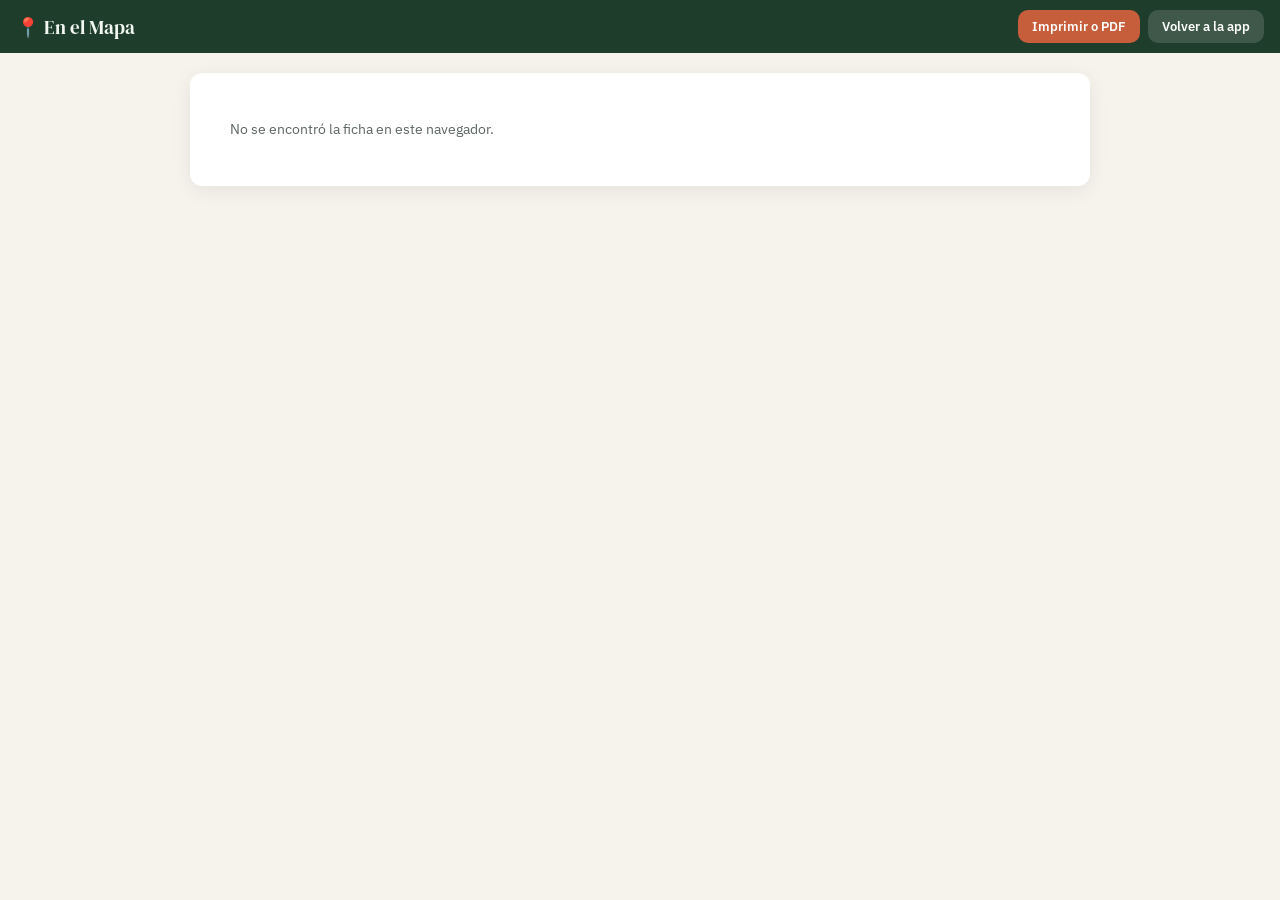
<file: docs/ficha.html>
<!doctype html>
<html lang="es">
<head>
<meta charset="utf-8">
<meta name="viewport" content="width=device-width, initial-scale=1">
<title>Ficha del asentamiento · En el Mapa</title>
<meta name="description" content="La ficha de catastro físico-social de un asentamiento, para la junta directiva.">
<link rel="icon" href="iconos/icono-192.png">
<link rel="preconnect" href="https://fonts.googleapis.com">
<link rel="stylesheet" href="https://fonts.googleapis.com/css2?family=DM+Serif+Display&family=IBM+Plex+Sans:wght@400;500;600&display=swap">
<link rel="stylesheet" href="reportes.css?v=20261112">
</head>
<body>
<nav class="acciones">
  <span class="marca">📍 En el Mapa</span>
  <button type="button" class="principal" onclick="window.print()">Imprimir o PDF</button>
  <a href="app.html">Volver a la app</a>
</nav>

<main class="hoja" id="ficha-hoja">
  <p class="vacio">Cargando la ficha…</p>
</main>

<script src="comun.js?v=20261112"></script>
<script src="reportes.js?v=20261112"></script>
</body>
</html>
</file>
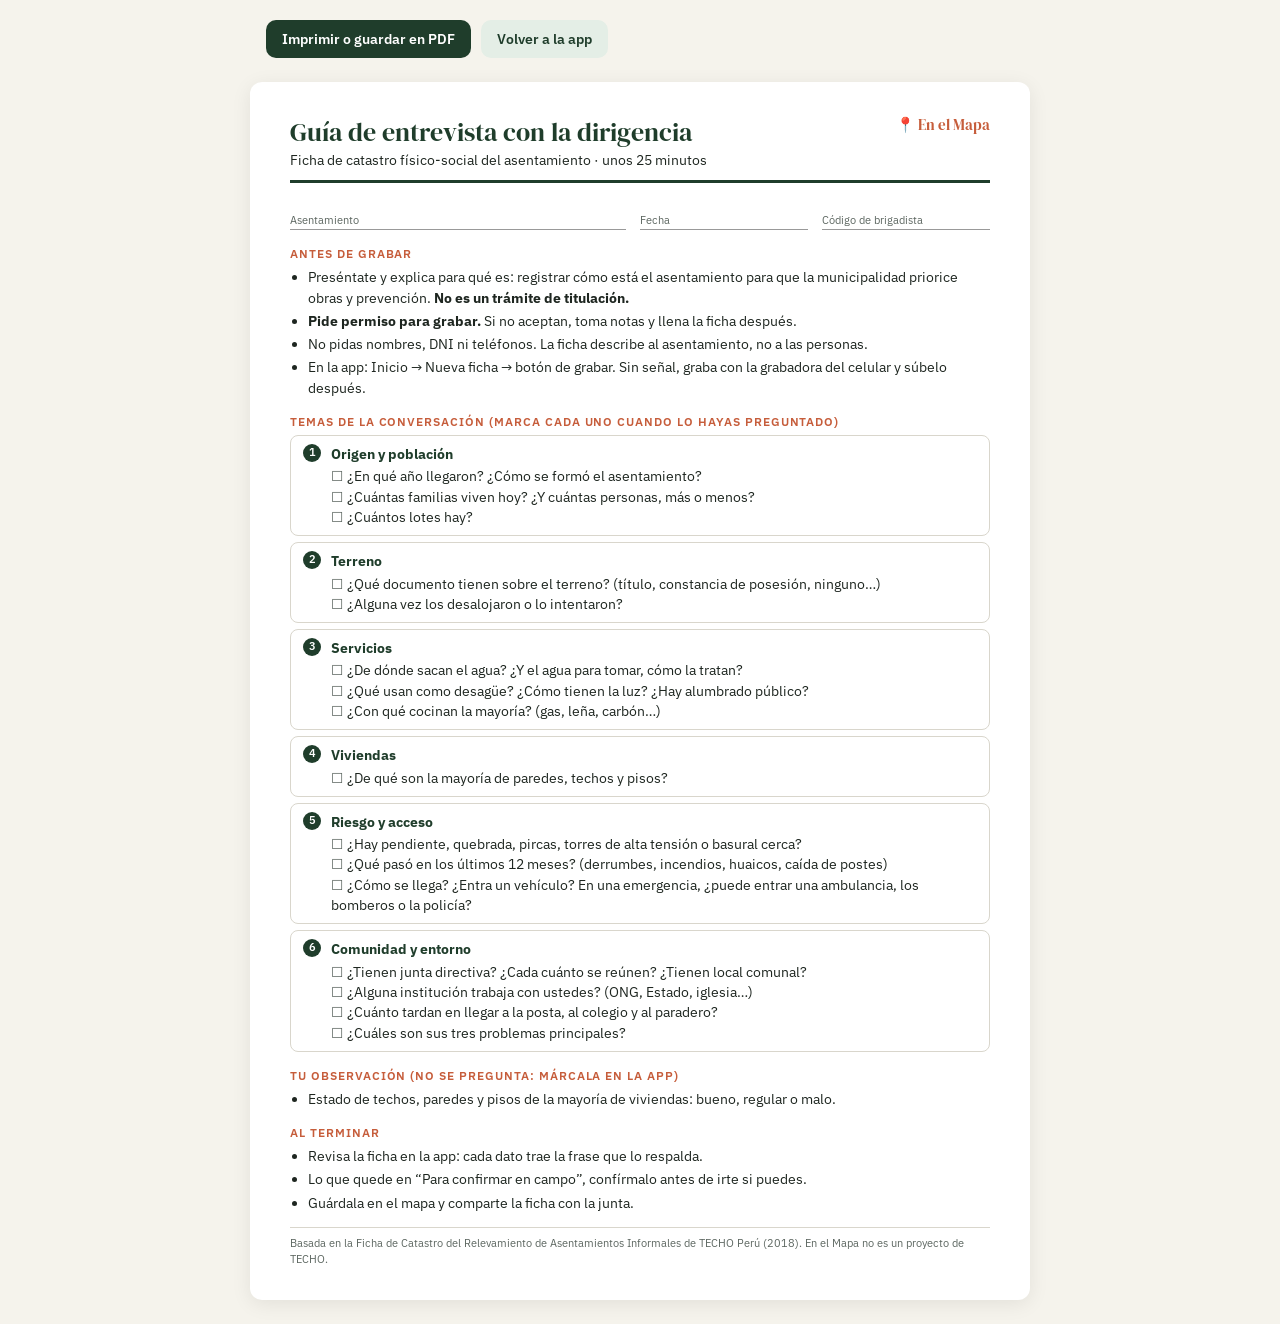
<file: docs/guia.html>
<!doctype html>
<html lang="es">
<head>
<meta charset="utf-8">
<meta name="viewport" content="width=device-width, initial-scale=1">
<title>Guía de entrevista · En el Mapa</title>
<link rel="icon" href="iconos/icono-192.png">
<link rel="preconnect" href="https://fonts.googleapis.com">
<link rel="stylesheet" href="https://fonts.googleapis.com/css2?family=DM+Serif+Display&family=IBM+Plex+Sans:wght@400;500;600&display=swap">
<style>
  :root { --verde: #1F3D2B; --terracota: #C65D3B; --gris: #5C6660; --linea: #D9D6CC; --fondo: #F5F3EC; }
  * { box-sizing: border-box; }
  body { margin: 0; background: var(--fondo); color: #1E2620; font: 14px/1.45 "IBM Plex Sans", system-ui, sans-serif; }
  .hoja { max-width: 780px; margin: 24px auto; background: #fff; padding: 32px 40px; border-radius: 12px; box-shadow: 0 4px 20px rgba(0,0,0,.08); }
  .acciones { max-width: 780px; margin: 20px auto 0; display: flex; gap: 10px; padding: 0 16px; }
  .acciones button, .acciones a { border: 0; border-radius: 10px; padding: 10px 16px; font: 600 14px "IBM Plex Sans"; cursor: pointer; text-decoration: none; }
  .acciones button { background: var(--verde); color: #fff; }
  .acciones a { background: #E4EEE6; color: var(--verde); }
  header { display: flex; justify-content: space-between; align-items: flex-start; border-bottom: 3px solid var(--verde); padding-bottom: 10px; }
  h1 { font: 400 26px "DM Serif Display", Georgia, serif; color: var(--verde); margin: 0; }
  .marca { font: 400 15px "DM Serif Display", Georgia, serif; color: var(--terracota); }
  .datos { display: grid; grid-template-columns: 2fr 1fr 1fr; gap: 14px; margin: 14px 0 6px; }
  .datos div { border-bottom: 1px solid #999; padding-top: 16px; font-size: 11px; color: var(--gris); }
  h2 { font: 600 12px "IBM Plex Sans"; text-transform: uppercase; letter-spacing: .08em; color: var(--terracota); margin: 16px 0 6px; }
  ol.temas { margin: 0; padding: 0; list-style: none; counter-reset: t; }
  ol.temas > li { counter-increment: t; border: 1px solid var(--linea); border-radius: 8px; padding: 8px 12px 8px 40px; margin-bottom: 6px; position: relative; break-inside: avoid; }
  ol.temas > li::before { content: counter(t); position: absolute; left: 12px; top: 8px; width: 18px; height: 18px; border-radius: 50%;
    background: var(--verde); color: #fff; font-size: 11px; display: grid; place-items: center; font-weight: 600; }
  ol.temas b { color: var(--verde); }
  ol.temas ul { margin: 2px 0 0; padding-left: 0; list-style: none; }
  ol.temas ul li::before { content: "☐  "; color: var(--gris); }
  .reglas { margin: 0; padding-left: 18px; }
  .reglas li { margin-bottom: 3px; }
  footer { margin-top: 14px; font-size: 11px; color: var(--gris); border-top: 1px solid var(--linea); padding-top: 8px; }
  @media print {
    @page { size: A4; margin: 12mm; }
    body { background: #fff; font-size: 11.5px; line-height: 1.35; }
    ol.temas { display: grid; grid-template-columns: 1fr 1fr; gap: 6px; }
    ol.temas > li { margin-bottom: 0; padding: 6px 10px 6px 36px; }
    h2 { margin: 11px 0 5px; }
    .datos div { padding-top: 12px; }
    .acciones { display: none; }
    .hoja { margin: 0; padding: 0; box-shadow: none; max-width: none; }
  }
</style>
</head>
<body>
<div class="acciones">
  <button type="button" onclick="window.print()">Imprimir o guardar en PDF</button>
  <a href="app.html">Volver a la app</a>
</div>

<div class="hoja">
  <header>
    <div>
      <h1>Guía de entrevista con la dirigencia</h1>
      <div>Ficha de catastro físico-social del asentamiento · unos 25 minutos</div>
    </div>
    <div class="marca">📍 En el Mapa</div>
  </header>

  <div class="datos">
    <div>Asentamiento</div>
    <div>Fecha</div>
    <div>Código de brigadista</div>
  </div>

  <h2>Antes de grabar</h2>
  <ul class="reglas">
    <li>Preséntate y explica para qué es: registrar cómo está el asentamiento para que la municipalidad priorice obras y prevención. <b>No es un trámite de titulación.</b></li>
    <li><b>Pide permiso para grabar.</b> Si no aceptan, toma notas y llena la ficha después.</li>
    <li>No pidas nombres, DNI ni teléfonos. La ficha describe al asentamiento, no a las personas.</li>
    <li>En la app: Inicio → Nueva ficha → botón de grabar. Sin señal, graba con la grabadora del celular y súbelo después.</li>
  </ul>

  <h2>Temas de la conversación (marca cada uno cuando lo hayas preguntado)</h2>
  <ol class="temas">
    <li><b>Origen y población</b>
      <ul><li>¿En qué año llegaron? ¿Cómo se formó el asentamiento?</li><li>¿Cuántas familias viven hoy? ¿Y cuántas personas, más o menos?</li><li>¿Cuántos lotes hay?</li></ul></li>
    <li><b>Terreno</b>
      <ul><li>¿Qué documento tienen sobre el terreno? (título, constancia de posesión, ninguno…)</li><li>¿Alguna vez los desalojaron o lo intentaron?</li></ul></li>
    <li><b>Servicios</b>
      <ul><li>¿De dónde sacan el agua? ¿Y el agua para tomar, cómo la tratan?</li><li>¿Qué usan como desagüe? ¿Cómo tienen la luz? ¿Hay alumbrado público?</li><li>¿Con qué cocinan la mayoría? (gas, leña, carbón…)</li></ul></li>
    <li><b>Viviendas</b>
      <ul><li>¿De qué son la mayoría de paredes, techos y pisos?</li></ul></li>
    <li><b>Riesgo y acceso</b>
      <ul><li>¿Hay pendiente, quebrada, pircas, torres de alta tensión o basural cerca?</li><li>¿Qué pasó en los últimos 12 meses? (derrumbes, incendios, huaicos, caída de postes)</li><li>¿Cómo se llega? ¿Entra un vehículo? En una emergencia, ¿puede entrar una ambulancia, los bomberos o la policía?</li></ul></li>
    <li><b>Comunidad y entorno</b>
      <ul><li>¿Tienen junta directiva? ¿Cada cuánto se reúnen? ¿Tienen local comunal?</li><li>¿Alguna institución trabaja con ustedes? (ONG, Estado, iglesia…)</li><li>¿Cuánto tardan en llegar a la posta, al colegio y al paradero?</li><li>¿Cuáles son sus tres problemas principales?</li></ul></li>
  </ol>

  <h2>Tu observación (no se pregunta: márcala en la app)</h2>
  <ul class="reglas">
    <li>Estado de techos, paredes y pisos de la mayoría de viviendas: bueno, regular o malo.</li>
  </ul>

  <h2>Al terminar</h2>
  <ul class="reglas">
    <li>Revisa la ficha en la app: cada dato trae la frase que lo respalda.</li>
    <li>Lo que quede en “Para confirmar en campo”, confírmalo antes de irte si puedes.</li>
    <li>Guárdala en el mapa y comparte la ficha con la junta.</li>
  </ul>

  <footer>Basada en la Ficha de Catastro del Relevamiento de Asentamientos Informales de TECHO Perú (2018). En el Mapa no es un proyecto de TECHO.</footer>
</div>
</body>
</html>
</file>
<file: docs/reportes.css>
/* En el Mapa · informe del distrito y ficha para la junta. Se leen en pantalla y se imprimen en A4. */
:root {
  --verde: #1F3D2B; --verde-claro: #E4EEE6; --terracota: #C65D3B; --terracota-claro: #F9E4DC;
  --cielo: #2E7FB8; --sol: #8A6A12; --sol-claro: #FBF1D3; --tinta: #1E2620; --gris: #5C6660;
  --linea: #E2E0D5; --fondo: #F5F3EC;
  --serif: "DM Serif Display", Georgia, serif; --sans: "IBM Plex Sans", system-ui, sans-serif;
}
* { box-sizing: border-box; }
body { margin: 0; background: var(--fondo); color: var(--tinta); font: 14px/1.5 var(--sans); }
h1, h2, h3 { font-family: var(--serif); font-weight: 400; color: var(--verde); line-height: 1.15; }

.acciones { position: sticky; top: 0; z-index: 10; display: flex; flex-wrap: wrap; align-items: center; gap: 8px;
  padding: 10px 16px; background: var(--verde); color: #F2F7F2; }
.acciones .marca { font: 1.2rem var(--serif); margin-right: auto; }
.acciones button, .acciones a { border: 0; border-radius: 10px; padding: 8px 14px; font: 600 13px var(--sans); cursor: pointer;
  text-decoration: none; background: rgba(255,255,255,.14); color: #fff; }
.acciones .principal { background: var(--terracota); }
.acciones .elegido { background: #fff; color: var(--verde); }

.hoja { max-width: 900px; margin: 20px auto 40px; background: #fff; padding: 32px 40px; border-radius: 12px;
  box-shadow: 0 4px 20px rgba(0,0,0,.07); }
.portadilla { border-bottom: 3px solid var(--verde); padding-bottom: 12px; margin-bottom: 18px; }
.antetitulo { text-transform: uppercase; letter-spacing: .08em; font-size: .72rem; font-weight: 600; color: var(--terracota); margin: 0; }
.portadilla h1 { font-size: 2.1rem; margin: 4px 0 6px; }
.meta { color: var(--gris); font-size: .9rem; margin: 0; }
h2 { font-size: 1.45rem; margin: 26px 0 10px; }
.ayuda { color: var(--gris); font-size: .88rem; margin: 0 0 10px; }

.aviso { background: var(--sol-claro); border-left: 4px solid var(--sol); border-radius: 8px; padding: 10px 14px; margin-bottom: 16px; }
.aviso b { color: var(--sol); }

.cifras { display: grid; grid-template-columns: repeat(5, 1fr); gap: 10px; }
.cifra { border: 1px solid var(--linea); border-radius: 10px; padding: 10px 12px; }
.cifra .num { display: block; font: 1.8rem var(--serif); color: var(--verde); }
.cifra.alerta .num { color: var(--terracota); }
.cifra .que { font-size: .78rem; color: var(--gris); }

table { width: 100%; border-collapse: collapse; font-size: .88rem; }
th { text-align: left; font-size: .72rem; text-transform: uppercase; letter-spacing: .05em; color: var(--gris);
  border-bottom: 2px solid var(--linea); padding: 6px 8px; }
td { border-bottom: 1px solid var(--linea); padding: 7px 8px; vertical-align: top; }
td.num { text-align: right; font-variant-numeric: tabular-nums; white-space: nowrap; }
.barra { background: #EEECE4; border-radius: 4px; height: 10px; min-width: 120px; overflow: hidden; }
.barra span { display: block; height: 100%; background: var(--terracota); border-radius: 4px; }
.pct { font-weight: 600; color: var(--terracota); }

.nivel { display: inline-block; font-size: .72rem; font-weight: 600; padding: 2px 9px; border-radius: 999px; white-space: nowrap; }
.nivel.alta { background: var(--terracota); color: #fff; }
.nivel.media { background: var(--sol-claro); color: var(--sol); }
.nivel.baja { background: var(--verde-claro); color: var(--verde); }
.chips span { display: inline-block; font-size: .72rem; background: var(--terracota-claro); color: #8E3A20;
  border-radius: 6px; padding: 1px 6px; margin: 0 3px 3px 0; }
.simulada { font-size: .68rem; color: var(--sol); background: var(--sol-claro); border-radius: 5px; padding: 0 5px; margin-left: 4px; }

#mapa-informe { height: 360px; border-radius: 10px; border: 1px solid var(--linea); }
.leyenda-informe { display: flex; gap: 14px; font-size: .8rem; color: var(--gris); margin-top: 6px; }
.leyenda-informe i { display: inline-block; width: 11px; height: 11px; border-radius: 50%; margin-right: 5px; vertical-align: -1px; }

ul.verificar { padding-left: 18px; margin: 0; }
ul.verificar li { margin-bottom: 4px; }
ul.metodo { padding-left: 18px; margin: 0; color: var(--tinta); }
ul.metodo li { margin-bottom: 5px; }
.pie { margin-top: 24px; padding-top: 10px; border-top: 1px solid var(--linea); color: var(--gris); font-size: .78rem; }
.vacio { color: var(--gris); }

/* Ficha para la junta */
.grupo-titulo { font: 1.1rem var(--serif); color: var(--verde); margin: 16px 0 4px; }
.ficha-tabla td:first-child { width: 30%; color: var(--gris); }
.ficha-tabla .valor { font-weight: 600; }
.ficha-tabla .valor.malo { color: var(--terracota); }
.ficha-tabla .valor.bueno { color: var(--cielo); }
.ficha-tabla .valor.nada { color: #9AA09B; font-weight: 400; }
.ficha-tabla .cita { display: block; color: var(--gris); font-size: .8rem; font-style: italic; }

@media (max-width: 700px) {
  .hoja { margin: 0; padding: 20px 16px; border-radius: 0; }
  .cifras { grid-template-columns: 1fr 1fr; }
  .tabla-ancha { overflow-x: auto; }
}

@media print {
  @page { size: A4; margin: 12mm; }
  body { background: #fff; font-size: 11.5px; }
  .acciones { display: none; }
  .hoja { margin: 0; padding: 0; box-shadow: none; max-width: none; }
  h2 { break-after: avoid; }
  tr, .cifra, li { break-inside: avoid; }
  #mapa-informe { height: 300px; }
  .grupos { columns: 2; column-gap: 18px; }
  .grupo-bloque { break-inside: avoid; }
  .grupo-titulo { margin-top: 8px; }
  .ficha-tabla td { padding: 4px 6px; }
}
</file>
